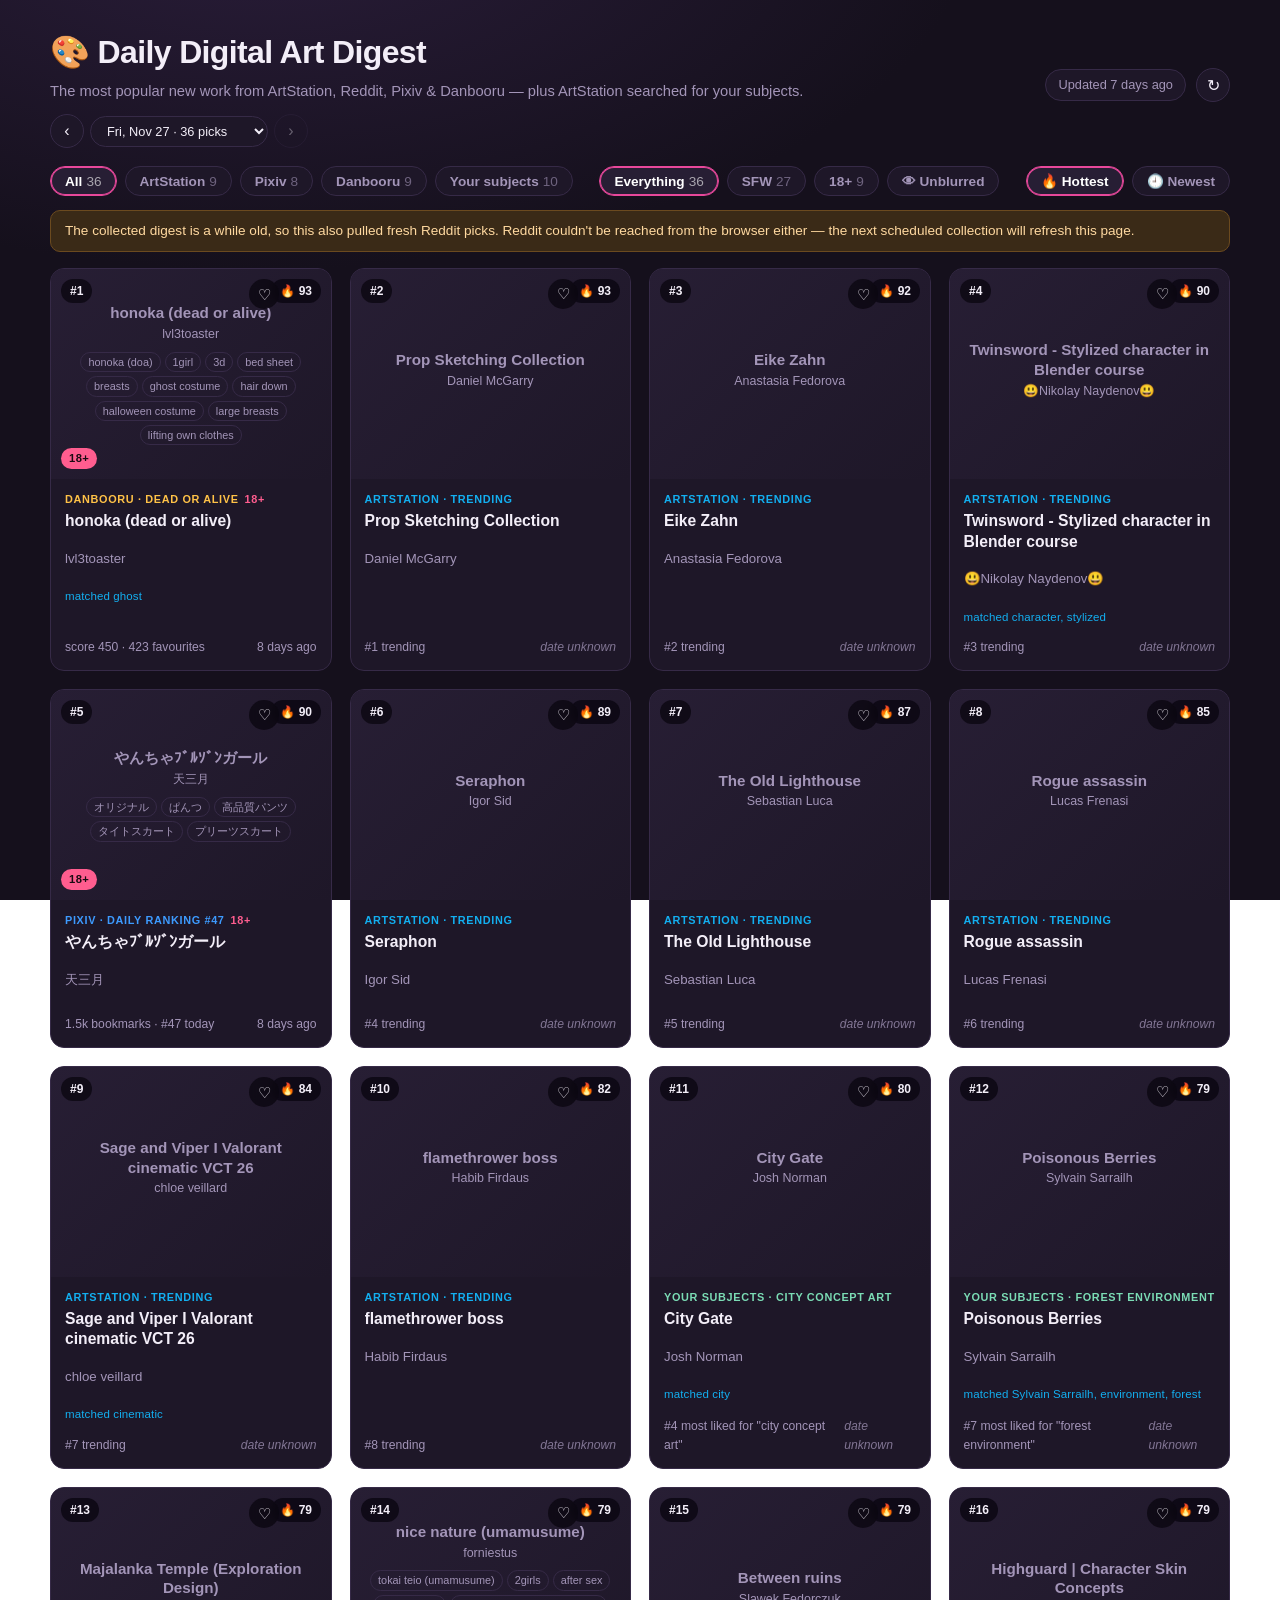
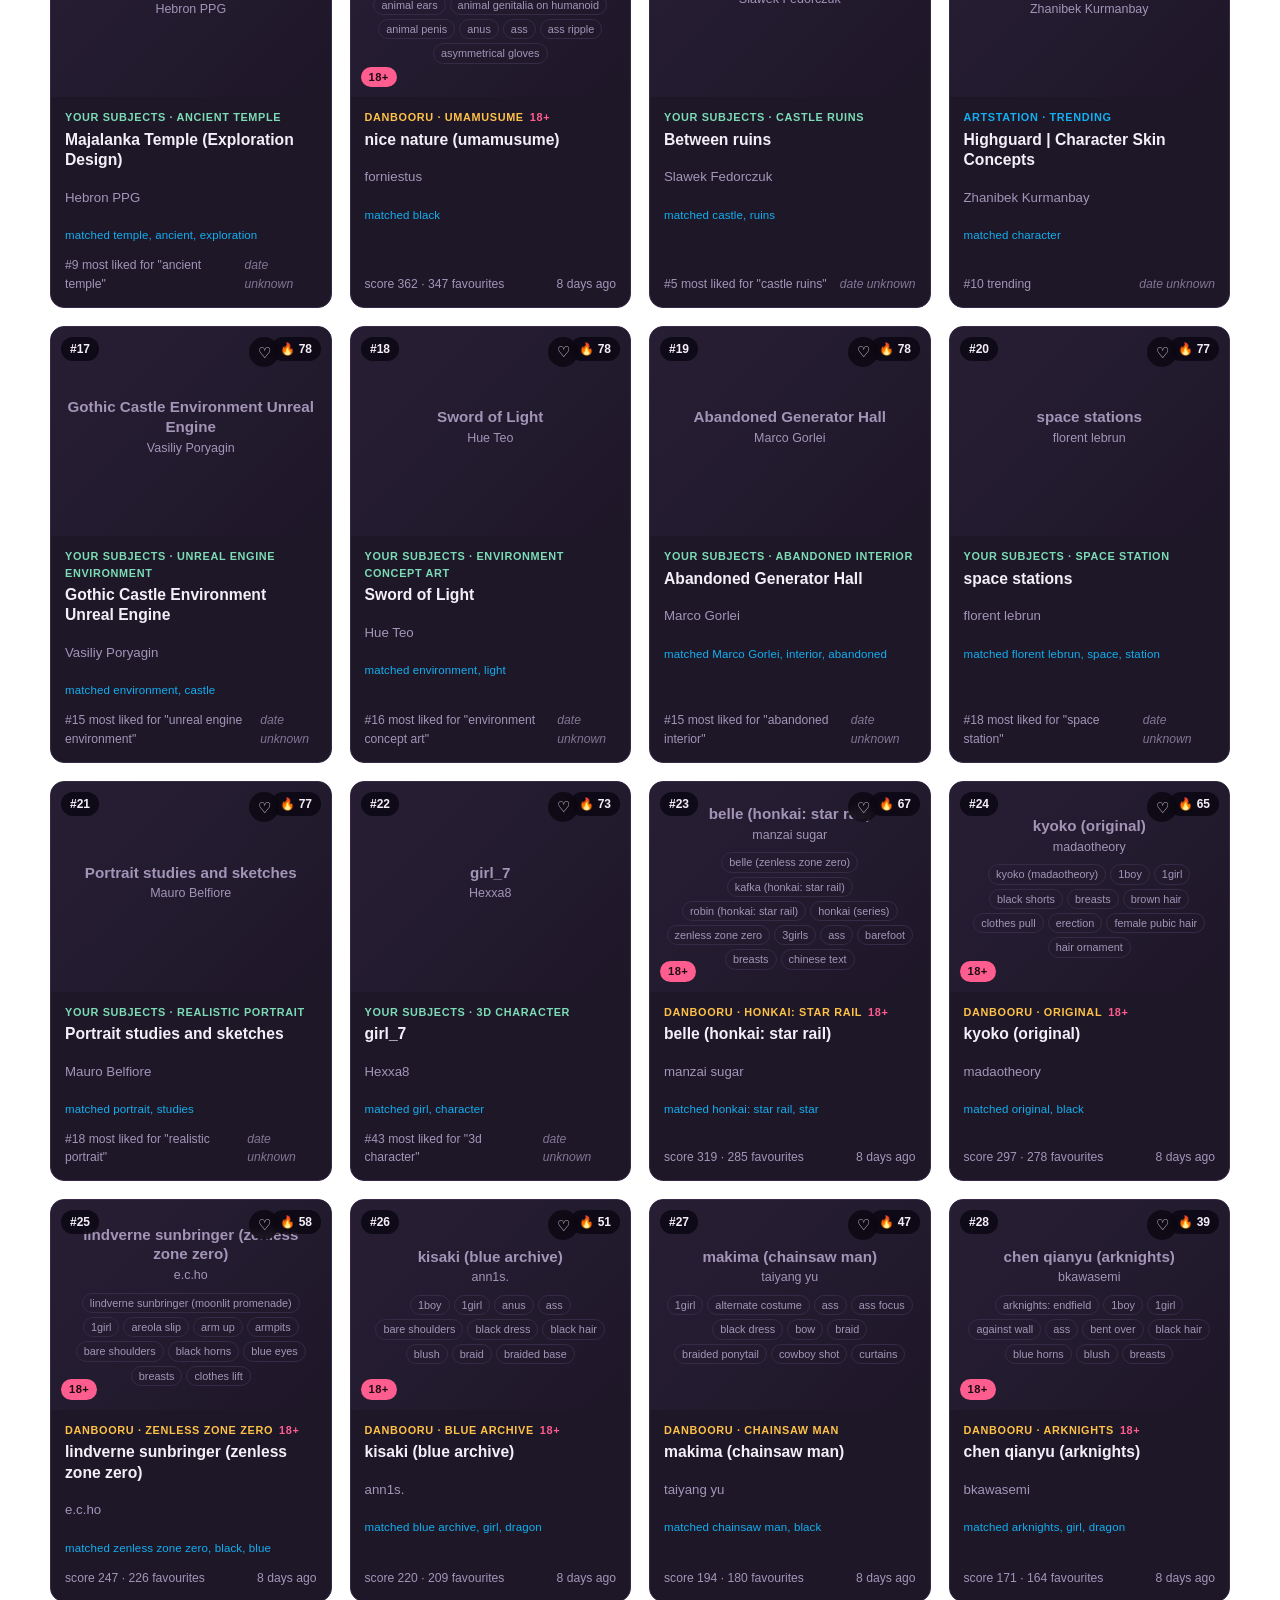
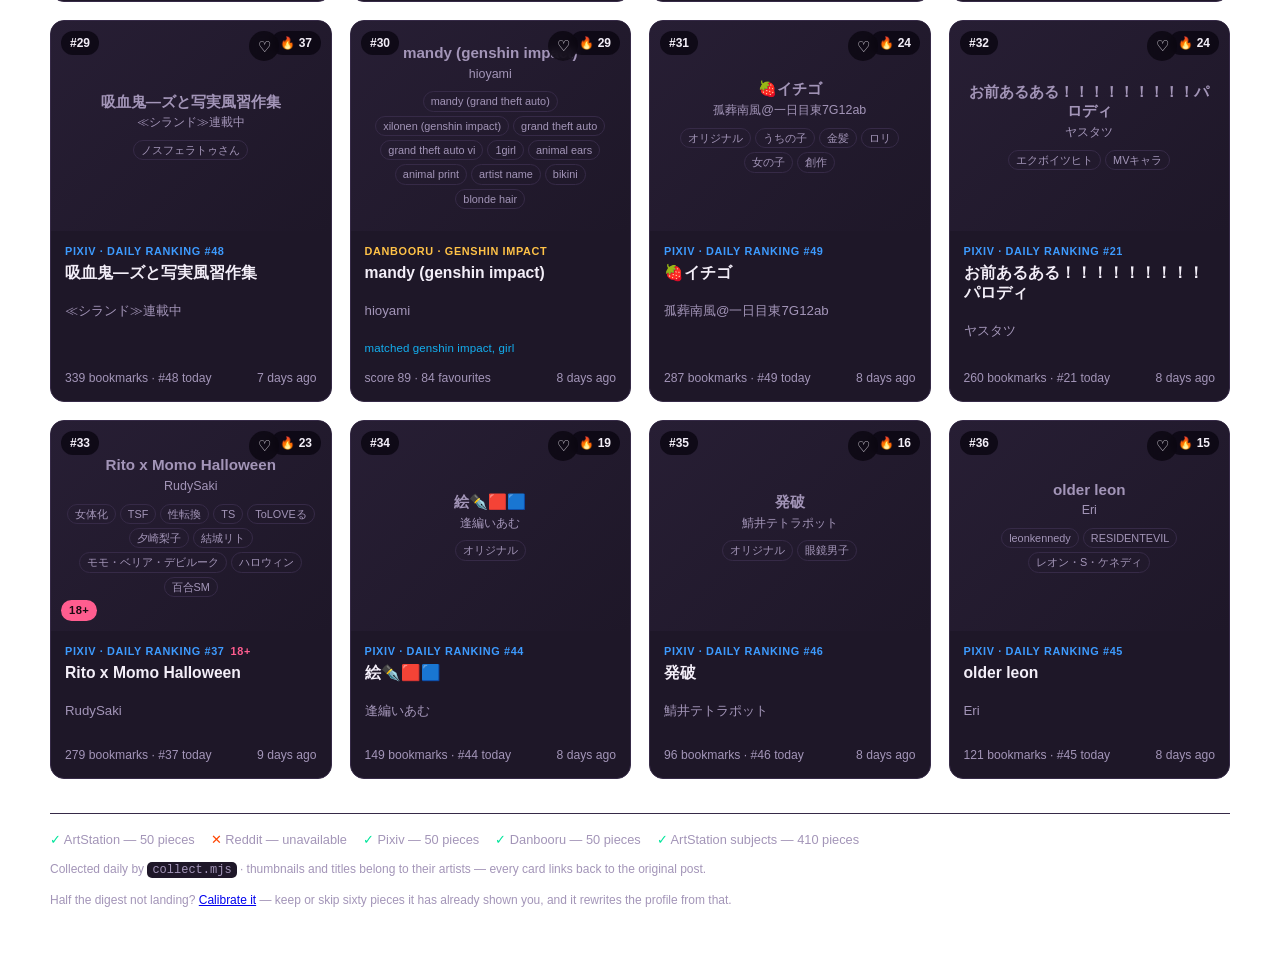
<file: index.html>
<!DOCTYPE html>
<html lang="en">
<head>
  <meta charset="UTF-8">
  <meta name="viewport" content="width=device-width, initial-scale=1.0, viewport-fit=cover">
  <meta name="theme-color" content="#15101c">
  <meta name="description" content="The most popular new digital art from ArtStation, Reddit, Pixiv and Danbooru, collected daily and tuned to your taste.">
  <title>Daily Digital Art Digest</title>
  <link rel="icon" href="data:image/svg+xml,%3Csvg xmlns=%27http://www.w3.org/2000/svg%27 viewBox=%270 0 32 32%27%3E%3Ctext y=%2726%27 font-size=%2726%27%3E%F0%9F%8E%A8%3C/text%3E%3C/svg%3E">
  <link rel="stylesheet" href="digest.css">
</head>
<body>
  <header class="masthead">
    <div class="masthead-text">
      <h1>🎨 Daily Digital Art Digest</h1>
      <p class="sub">The most popular new work from ArtStation, Reddit, Pixiv &amp; Danbooru — plus ArtStation searched for your subjects.</p>
    </div>
    <div class="masthead-meta">
      <span id="updated" class="updated" title="When this digest was collected">Loading…</span>
      <button id="refresh" class="icon-btn" type="button" title="Reload the digest">↻</button>
    </div>
    <div id="history" class="history hidden">
      <button id="older" class="icon-btn" type="button" title="The day before">‹</button>
      <label class="sr-only" for="day">Which day to show</label>
      <select id="day" class="day-select" title="Jump to a day"></select>
      <button id="newer" class="icon-btn" type="button" title="The day after">›</button>
    </div>
  </header>

  <nav class="controls" aria-label="Filters">
    <div id="filters" class="chips" role="group" aria-label="Filter by source"></div>
    <div id="ratings" class="chips hidden" role="group" aria-label="Filter by rating"></div>
    <div class="sorts chips" role="group" aria-label="Sort order">
      <button class="chip sort-chip is-on" type="button" data-sort="heat">🔥 Hottest</button>
      <button class="chip sort-chip" type="button" data-sort="new">🕘 Newest</button>
    </div>
  </nav>

  <div id="likes" class="likes hidden" role="status" aria-live="polite"></div>

  <div id="past" class="past hidden" role="status"></div>

  <p id="notice" class="notice hidden" role="status"></p>

  <main>
    <div id="grid" class="grid" aria-busy="true">
      <div class="skeleton"></div><div class="skeleton"></div><div class="skeleton"></div>
      <div class="skeleton"></div><div class="skeleton"></div><div class="skeleton"></div>
    </div>
    <p id="empty" class="empty hidden">Nothing here yet.</p>
  </main>

  <footer class="foot">
    <div id="sources" class="source-report"></div>
    <p class="fine">
      Collected daily by <code>collect.mjs</code> · thumbnails and titles belong to their
      artists — every card links back to the original post.
    </p>
    <p class="fine">
      Half the digest not landing? <a href="calibrate.html">Calibrate it</a> — keep or skip
      sixty pieces it has already shown you, and it rewrites the profile from that.
    </p>
  </footer>

  <script src="digest.js"></script>
</body>
</html>
</file>
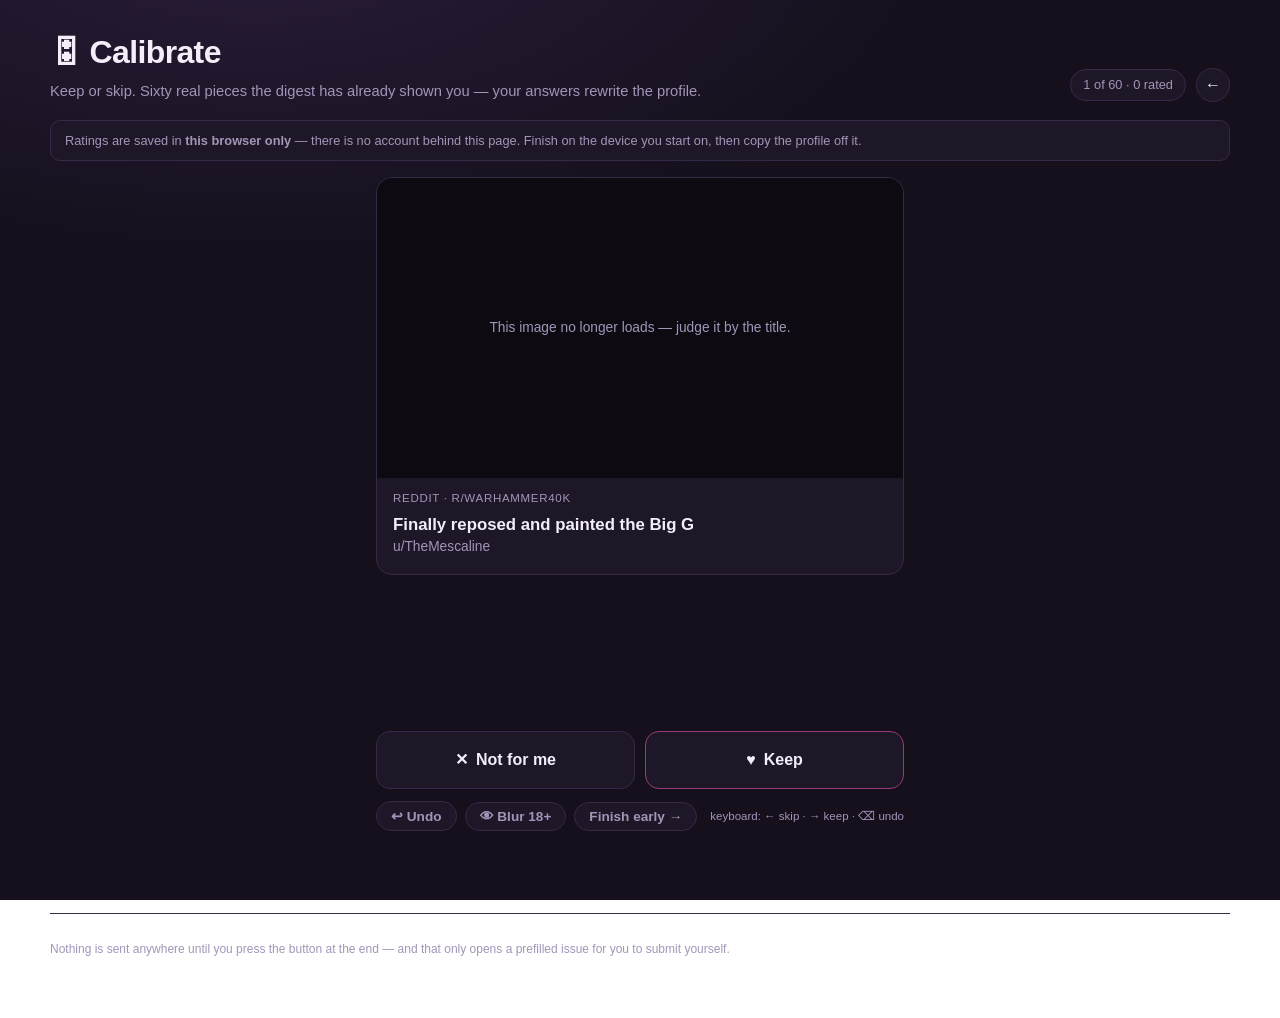
<file: calibrate.html>
<!DOCTYPE html>
<html lang="en">
<head>
  <meta charset="UTF-8">
  <meta name="viewport" content="width=device-width, initial-scale=1.0, viewport-fit=cover">
  <meta name="theme-color" content="#15101c">
  <meta name="description" content="Teach the art digest what to look for, by reacting to what it has already shown you.">
  <title>Calibrate · Daily Digital Art Digest</title>
  <link rel="icon" href="data:image/svg+xml,%3Csvg xmlns=%27http://www.w3.org/2000/svg%27 viewBox=%270 0 32 32%27%3E%3Ctext y=%2726%27 font-size=%2726%27%3E%F0%9F%8E%9B%3C/text%3E%3C/svg%3E">
  <link rel="stylesheet" href="digest.css">
</head>
<body class="calibrating">
  <header class="masthead">
    <div class="masthead-text">
      <h1>🎛 Calibrate</h1>
      <p class="sub">Keep or skip. Sixty real pieces the digest has already shown you — your answers rewrite the profile.</p>
    </div>
    <div class="masthead-meta">
      <span id="progress" class="updated">Loading…</span>
      <a class="icon-btn linkish" href="./" title="Back to the digest">←</a>
    </div>
  </header>

  <p id="imported" class="notice hidden" role="status"></p>
  <p class="notice quiet">
    Ratings are saved in <strong>this browser only</strong> — there is no account
    behind this page. Finish on the device you start on, then copy the profile
    off it.
  </p>

  <main class="rater">
    <div id="stage" class="stage" aria-live="polite">
      <div class="skeleton tall"></div>
    </div>

    <div id="verdict" class="verdict hidden">
      <button id="skip" class="judge judge-no" type="button">✕ <span>Not for me</span></button>
      <button id="keep" class="judge judge-yes" type="button">♥ <span>Keep</span></button>
    </div>
    <div id="helpers" class="helpers hidden">
      <button id="undo" class="chip" type="button">↩ Undo</button>
      <button id="blur" class="chip" type="button">👁 Blur 18+</button>
      <button id="finish" class="chip" type="button">Finish early →</button>
      <span class="keys">keyboard: ← skip · → keep · ⌫ undo</span>
    </div>

    <section id="result" class="result hidden"></section>
  </main>

  <footer class="foot">
    <p class="fine">
      Nothing is sent anywhere until you press the button at the end — and that
      only opens a prefilled issue for you to submit yourself.
    </p>
  </footer>

  <script src="calibrate.js"></script>
</body>
</html>
</file>
<file: digest.css>
/* Daily Digital Art Digest — dark gallery styling so the art carries the page. */

:root {
  --bg: #15101c;
  --surface: #1e1728;
  --surface-2: #271e34;
  --line: #362a47;
  --text: #f3eef8;
  --muted: #a395b8;
  --accent: #e8489b;
  --artstation: #13aff0;
  --subjects: #7bdcb5;
  --reddit: #ff4500;
  --pixiv: #3d9bff;
  --ok: #00e59b;
  --danbooru: #ffc247;
  --nsfw: #ff5d8f;
  --radius: 14px;
}

* { box-sizing: border-box; }

body {
  margin: 0;
  padding: 0 16px 48px;
  background: radial-gradient(1200px 600px at 20% -10%, #2a1d3a 0%, var(--bg) 60%) fixed;
  color: var(--text);
  font-family: -apple-system, BlinkMacSystemFont, "Segoe UI", Roboto, Helvetica, Arial, sans-serif;
  line-height: 1.5;
}

/* ------------------------------------------------------------- masthead */

.masthead {
  max-width: 1180px;
  margin: 0 auto;
  padding-block: 28px 18px;
  display: flex;
  flex-wrap: wrap;
  gap: 12px;
  align-items: flex-end;
  justify-content: space-between;
}

.masthead h1 {
  margin: 0;
  font-size: clamp(1.4rem, 4vw, 2rem);
  letter-spacing: -0.02em;
}

.sub { margin: 4px 0 0; color: var(--muted); font-size: 0.92rem; }

.masthead-meta { display: flex; align-items: center; gap: 10px; }

.updated {
  font-size: 0.8rem;
  color: var(--muted);
  background: var(--surface);
  border: 1px solid var(--line);
  border-radius: 999px;
  padding: 5px 12px;
  white-space: nowrap;
}

.icon-btn {
  background: var(--surface);
  color: var(--text);
  border: 1px solid var(--line);
  border-radius: 999px;
  width: 34px;
  height: 34px;
  font-size: 1rem;
  cursor: pointer;
  transition: transform 0.2s ease, border-color 0.2s ease;
}

.icon-btn:hover { border-color: var(--accent); }
.icon-btn.spin { animation: spin 0.8s linear infinite; }
.icon-btn[disabled] { opacity: 0.35; cursor: default; }
.icon-btn[disabled]:hover { border-color: var(--line); }

/* The day picker. On a phone the masthead wraps, so this sits on its own row
   and the select takes the slack rather than overflowing. */
.history {
  display: flex;
  align-items: center;
  gap: 6px;
  flex: 0 1 auto;
}

.day-select {
  background: var(--surface);
  color: var(--text);
  border: 1px solid var(--line);
  border-radius: 999px;
  padding: 6px 12px;
  font: inherit;
  font-size: 0.8rem;
  cursor: pointer;
  max-width: 14rem;
}

.day-select:hover { border-color: var(--accent); }

/* Reading a past day: say so loudly enough that nobody mistakes it for today. */
.past {
  max-width: 1180px;
  margin: 0 auto 4px;
  padding: 10px 16px;
  display: flex;
  flex-wrap: wrap;
  align-items: center;
  gap: 10px;
  font-size: 0.86rem;
  color: var(--text);
  background: var(--surface);
  background: color-mix(in srgb, var(--accent) 12%, var(--surface));
  border: 1px solid var(--line);
  border: 1px solid color-mix(in srgb, var(--accent) 35%, var(--line));
  border-radius: 12px;
}

.past button {
  background: transparent;
  color: var(--accent);
  border: 1px solid currentColor;
  border-radius: 999px;
  padding: 4px 12px;
  font: inherit;
  font-size: 0.8rem;
  cursor: pointer;
}

.sr-only {
  position: absolute;
  width: 1px;
  height: 1px;
  padding: 0;
  margin: -1px;
  overflow: hidden;
  clip: rect(0, 0, 0, 0);
  white-space: nowrap;
  border: 0;
}

@keyframes spin { to { transform: rotate(360deg); } }

/* ------------------------------------------------------------- controls */

.controls {
  max-width: 1180px;
  margin: 0 auto 14px;
  display: flex;
  flex-wrap: wrap;
  gap: 10px 18px;
  justify-content: space-between;
}

.chips { display: flex; flex-wrap: wrap; gap: 8px; }

.chip {
  background: var(--surface);
  color: var(--muted);
  border: 1px solid var(--line);
  border-radius: 999px;
  padding: 6px 14px;
  font-size: 0.85rem;
  font-weight: 600;
  cursor: pointer;
  transition: color 0.15s ease, border-color 0.15s ease, background 0.15s ease;
}

.chip:hover { color: var(--text); }

.chip.is-on {
  color: #fff;
  background: var(--surface-2);
  border-color: var(--chip-color, var(--accent));
  box-shadow: inset 0 0 0 1px var(--chip-color, var(--accent));
}

.chip .count { opacity: 0.6; font-weight: 500; margin-left: 4px; }

.notice {
  max-width: 1180px;
  margin: 0 auto 16px;
  padding: 10px 14px;
  border-radius: 10px;
  background: #3a2a17;
  border: 1px solid #6b4a1f;
  color: #ffd9a0;
  font-size: 0.85rem;
}

/* ----------------------------------------------------------------- grid */

.grid {
  max-width: 1180px;
  margin: 0 auto;
  display: grid;
  grid-template-columns: repeat(auto-fill, minmax(250px, 1fr));
  gap: 18px;
}

.card {
  background: var(--surface);
  border: 1px solid var(--line);
  border-radius: var(--radius);
  overflow: hidden;
  display: flex;
  flex-direction: column;
  transition: transform 0.18s ease, border-color 0.18s ease;
}

.card:hover { transform: translateY(-3px); border-color: var(--source-color, var(--accent)); }

.thumb-link {
  display: block;
  position: relative;
  aspect-ratio: 4 / 3;
  background: var(--surface-2);
  color: var(--text); /* the rank/heat pills sit inside this link */
}

.thumb-link img {
  width: 100%;
  height: 100%;
  object-fit: cover;
  display: block;
  max-width: 100%;
}

.thumb-fallback {
  position: absolute;
  inset: 0;
  /* Was a grid centring one child; it now holds a title, an artist and a row
     of tags, which have to stack and stay inside the card. */
  display: flex;
  flex-direction: column;
  align-items: center;
  justify-content: center;
  padding: 14px;
  text-align: center;
  font-size: 0.85rem;
  color: var(--muted);
  background: linear-gradient(135deg, var(--surface-2), var(--surface));
  overflow: hidden;
}

.rank {
  position: absolute;
  top: 10px;
  left: 10px;
  color: var(--text);
  background: rgba(10, 6, 16, 0.78);
  backdrop-filter: blur(4px);
  border-radius: 999px;
  padding: 3px 9px;
  font-size: 0.75rem;
  font-weight: 700;
}

.heat {
  position: absolute;
  top: 10px;
  right: 10px;
  color: var(--text);
  background: rgba(10, 6, 16, 0.78);
  backdrop-filter: blur(4px);
  border-radius: 999px;
  padding: 3px 9px;
  font-size: 0.75rem;
  font-weight: 700;
}

.card-body { padding: 12px 14px 14px; display: flex; flex-direction: column; gap: 4px; flex: 1; }

.badge {
  align-self: flex-start;
  font-size: 0.68rem;
  font-weight: 700;
  letter-spacing: 0.06em;
  text-transform: uppercase;
  color: var(--source-color, var(--accent));
}

.card-title {
  margin: 0;
  font-size: 0.98rem;
  font-weight: 600;
  line-height: 1.3;
  overflow: hidden;
  display: -webkit-box;
  -webkit-line-clamp: 2;
  line-clamp: 2;
  -webkit-box-orient: vertical;
}

.card-title a { color: inherit; text-decoration: none; }
.card-title a:hover { text-decoration: underline; }

.artist { font-size: 0.83rem; color: var(--muted); }
.artist a { color: inherit; text-decoration: none; }
.artist a:hover { color: var(--text); text-decoration: underline; }

.stats {
  margin-top: auto;
  padding-top: 8px;
  font-size: 0.76rem;
  color: var(--muted);
  display: flex;
  justify-content: space-between;
  gap: 8px;
}

.skeleton {
  aspect-ratio: 3 / 4;
  border-radius: var(--radius);
  background: linear-gradient(100deg, var(--surface) 30%, var(--surface-2) 50%, var(--surface) 70%);
  background-size: 220% 100%;
  animation: shimmer 1.3s linear infinite;
}

@keyframes shimmer { to { background-position: -220% 0; } }

.empty { text-align: center; color: var(--muted); padding: 48px 0; }

/* ---------------------------------------------------------------- likes */

.likes {
  max-width: 1180px;
  margin: 0 auto 14px;
  display: flex;
  align-items: center;
  gap: 10px;
  flex-wrap: wrap;
}

.like-count { font-size: 0.85rem; color: var(--muted); }

.likes a.chip { text-decoration: none; }

.card { position: relative; }

.heart {
  position: absolute;
  top: 10px;
  right: 52px;
  width: 30px;
  height: 30px;
  border-radius: 999px;
  border: 0;
  background: rgba(10, 6, 16, 0.78);
  backdrop-filter: blur(4px);
  color: var(--text);
  font-size: 0.95rem;
  line-height: 1;
  cursor: pointer;
  transition: color 0.15s ease, transform 0.15s ease;
}

.heart:hover { transform: scale(1.12); }

.is-liked .heart { color: var(--nsfw); }
.is-liked { border-color: var(--nsfw); }

.undated {
  font-style: italic;
  opacity: 0.75;
}

.matched {
  margin: 2px 0 0;
  font-size: 0.72rem;
  color: var(--artstation);
  letter-spacing: 0.01em;
}

/* ------------------------------------------------------------------ 18+ */

.nsfw-tag {
  position: absolute;
  bottom: 10px;
  left: 10px;
  background: var(--nsfw);
  color: #1a0b12;
  font-size: 0.7rem;
  font-weight: 800;
  letter-spacing: 0.04em;
  border-radius: 999px;
  padding: 2px 8px;
}

.badge-nsfw {
  margin-left: 6px;
  color: var(--nsfw);
}

.is-blurred .thumb-link img { filter: blur(22px); transform: scale(1.06); }
.is-blurred .nsfw-tag { display: none; }

.reveal {
  position: absolute;
  inset: 0;
  width: 100%;
  border: 0;
  background: rgba(14, 8, 18, 0.35);
  color: var(--text);
  font: inherit;
  font-size: 0.85rem;
  font-weight: 700;
  letter-spacing: 0.02em;
  cursor: pointer;
}

.reveal:hover { background: rgba(14, 8, 18, 0.2); }

/* ---------------------------------------------------------------- footer */

.foot { max-width: 1180px; margin: 34px auto 0; border-top: 1px solid var(--line); padding-top: 16px; }

.source-report { display: flex; flex-wrap: wrap; gap: 8px 16px; font-size: 0.8rem; color: var(--muted); }

.source-report .ok::before { content: "✓ "; color: var(--ok); }
.source-report .bad::before { content: "✕ "; color: var(--reddit); }

.fine { color: var(--muted); font-size: 0.75rem; margin-top: 10px; }
.fine code { background: var(--surface); padding: 1px 5px; border-radius: 5px; }

.hidden { display: none !important; }

@media (prefers-reduced-motion: reduce) {
  * { animation-duration: 0.01ms !important; transition-duration: 0.01ms !important; }
}

/* ------------------------------------------------------------- calibration */

.calibrating main.rater {
  max-width: 560px;
  margin: 0 auto;
  padding: 0 16px 48px;
}

.linkish {
  display: inline-flex;
  align-items: center;
  justify-content: center;
  text-decoration: none;
}

.stage { min-height: 60vh; }
.stage.done { min-height: 0; }

.skeleton.tall { height: 60vh; border-radius: 16px; }

.rate-card {
  background: var(--surface);
  border: 1px solid var(--line);
  border-radius: 16px;
  overflow: hidden;
}

.rate-shot {
  background: #0d0a12;
  display: flex;
  align-items: center;
  justify-content: center;
  min-height: 300px;
  max-height: 58vh;
}

.rate-shot img {
  display: block;
  width: 100%;
  max-height: 58vh;
  object-fit: contain;
}

.rate-shot img.blurred { filter: blur(26px); }
.rate-shot.no-image { padding: 40px 16px; }
.gone { color: var(--muted); font-size: 0.86rem; text-align: center; margin: 0; }

.rate-meta { padding: 12px 16px 16px; }
.rate-where {
  margin: 0;
  font-size: 0.72rem;
  letter-spacing: 0.06em;
  text-transform: uppercase;
  color: var(--muted);
}
.badge-18 { color: #ff6b9d; font-weight: 700; }
.rate-title { margin: 6px 0 2px; font-size: 1.05rem; line-height: 1.3; }
.rate-title a { color: var(--text); text-decoration: none; }
.rate-title a:hover { text-decoration: underline; }
.rate-artist { margin: 0; color: var(--muted); font-size: 0.86rem; }

/* Two targets, each big enough to hit with a thumb without looking. */
.verdict {
  display: grid;
  grid-template-columns: 1fr 1fr;
  gap: 10px;
  margin-top: 14px;
}

.judge {
  border-radius: 14px;
  border: 1px solid var(--line);
  background: var(--surface);
  color: var(--text);
  font: inherit;
  font-size: 1rem;
  font-weight: 600;
  padding: 16px 12px;
  cursor: pointer;
  display: flex;
  align-items: center;
  justify-content: center;
  gap: 8px;
  transition: transform 0.12s ease, border-color 0.2s ease;
}

.judge:active { transform: scale(0.97); }
.judge-yes { border-color: color-mix(in srgb, var(--accent) 55%, var(--line)); }
.judge-yes:hover { border-color: var(--accent); }
.judge-no:hover { border-color: #ff6b9d; }

.helpers {
  display: flex;
  flex-wrap: wrap;
  align-items: center;
  gap: 8px;
  margin-top: 12px;
}

.keys { color: var(--muted); font-size: 0.72rem; margin-left: auto; }
@media (max-width: 520px) { .keys { display: none; } }

.chip.static { cursor: default; }

.result {
  margin-top: 20px;
  background: var(--surface);
  border: 1px solid var(--line);
  border-radius: 16px;
  padding: 18px 16px 22px;
}

.result h2 { margin: 0 0 4px; font-size: 1.15rem; }
.result-group { margin-top: 18px; }
.result-group h3 { margin: 0 0 4px; font-size: 0.82rem; letter-spacing: 0.04em; text-transform: uppercase; color: var(--muted); }
.result-group .chips { margin-top: 8px; }

.send-btn {
  display: block;
  margin: 22px 0 8px;
  padding: 14px 16px;
  text-align: center;
  border-radius: 14px;
  background: var(--accent);
  color: #15101c;
  font-weight: 700;
  text-decoration: none;
}

.send-btn:hover { filter: brightness(1.08); }

.send-btn.ghost {
  background: transparent;
  color: var(--accent);
  border: 1px solid currentColor;
  font-weight: 600;
  margin-top: 18px;
}

.payload { margin: 10px 0 0; }
.payload summary { cursor: pointer; color: var(--muted); font-size: 0.8rem; }
.payload pre {
  margin: 8px 0 0;
  padding: 12px;
  max-height: 320px;
  overflow: auto;
  background: #0d0a12;
  border: 1px solid var(--line);
  border-radius: 10px;
  font-size: 0.72rem;
  line-height: 1.45;
  white-space: pre-wrap;
  word-break: break-word;
  -webkit-user-select: all;
  user-select: all;
}

.notice.quiet {
  background: var(--surface);
  border-color: var(--line);
  color: var(--muted);
  font-size: 0.8rem;
}

/* A card whose image refused to load still has to say what it is. */
.thumb-fallback strong {
  display: block;
  font-size: 0.95rem;
  line-height: 1.3;
  margin-bottom: 2px;
}

.thumb-fallback .by {
  display: block;
  font-size: 0.78rem;
  color: var(--muted);
  margin-bottom: 8px;
}

.tag-list {
  display: flex;
  flex-wrap: wrap;
  gap: 4px;
  justify-content: center;
}

.tag {
  font-size: 0.68rem;
  line-height: 1.5;
  padding: 1px 7px;
  border-radius: 999px;
  border: 1px solid var(--line);
  color: var(--muted);
  white-space: nowrap;
  max-width: 100%;
  overflow: hidden;
  text-overflow: ellipsis;
}
</file>
